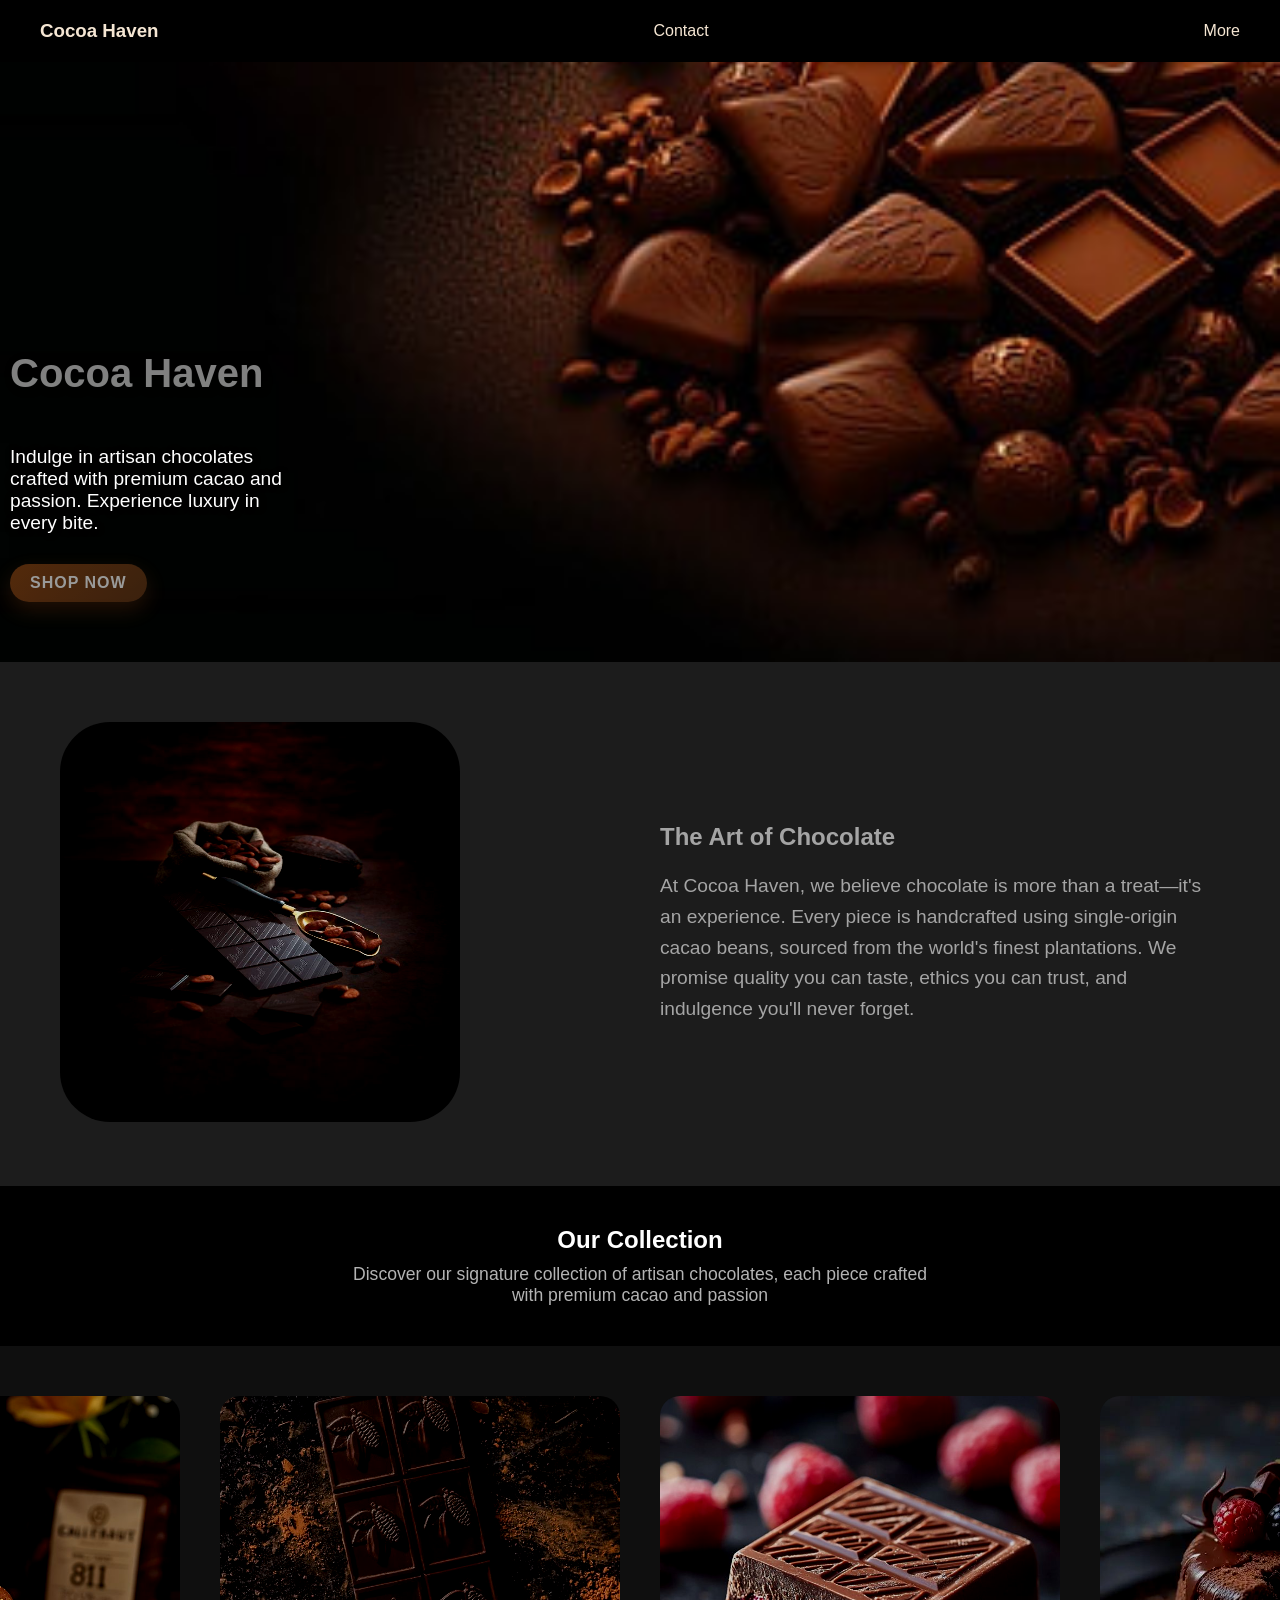
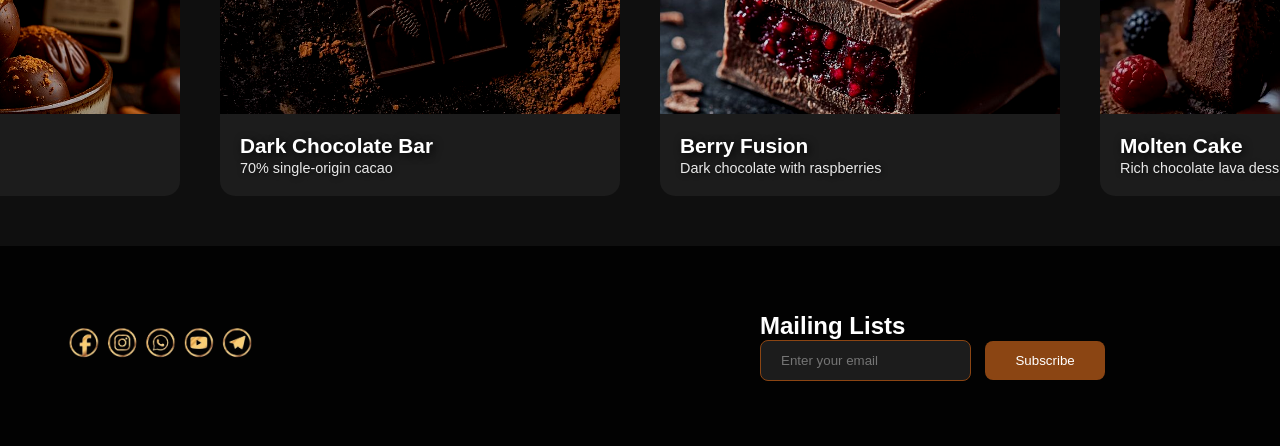
<file: index.html>
<!DOCTYPE html>
<html lang="en">
<head>
    <meta charset="UTF-8">
    <meta name="viewport" content="width=device-width, initial-scale=1.0">
    <title>Chocolate shop</title>
    <link rel="stylesheet" href="Style1.css">
</head>
<body>
      
    <section id="top-side">
        <h3 class="comp-name"> Cocoa Haven</h3>
        <p class="contact"> Contact</p>
        <p class="view"> More</p>

    </section>

    <section id="Hero">
        <h1 class="hero-text"> Cocoa Haven</h1>
        <p class="con-text">Indulge in artisan chocolates crafted 
with premium cacao and passion. 
Experience luxury in every bite.</p>
        <button class="btn" >Shop Now </button>
        

    </section>

    <div id="main-bdy">
        <div class="img1">
          <img src="Assets/replacement.jpg" alt="">
        </div>
        <section class="side-t">
            <h2 class=" side-head">The Art of Chocolate</h2>
              <p class="p-tag">At Cocoa Haven, we believe chocolate is more than a treat—it's an experience. Every piece is handcrafted using single-origin cacao beans, sourced from the world's finest plantations. We promise quality you can taste, ethics you can trust, and indulgence you'll never forget.</p>

              <div class="sec-text">


              </div>
              </section>

        </div>
    </div>

    <section id="third-part">
            <h2 class="th-head">Our Collection</h2>
            <p class="td-para">Discover our signature collection of artisan chocolates, each piece crafted with premium cacao and passion</p>

        

    </section>



    <section id="last-session">
            <div class="last-s">
                <img src="Assets/thirdsession1.jpg" alt="">
                <div class="overlay">
                    <h3>Truffle Collection</h3>
                    <p>Handcrafted chocolate truffles</p>

                </div>

            </div>
            <div class="last-s">
                <img src="Assets/thirdsession2.jpg" alt="">
                <div class="overlay">
                    <h3>Dark Chocolate Bar</h3>
                    <p>70% single-origin cacao
</p>

                </div>

            </div>
            <div class="last-s">
                <img src="Assets/thirdsession3.jpg" alt="">
                <div class="overlay">
                    <h3>Berry Fusion</h3>
                    <p>Dark chocolate with raspberries</p>

                </div>

            </div>
            <div class="last-s">
                <img src="Assets/thirdsession4.jpg" alt="">
                <div class="overlay">
                    <h3>Molten Cake</h3>
                    <p>Rich chocolate lava dessert</p>

                </div>

            </div>
              
        
       
              
       
        
    </section>
    <section id="about-us">
        <div class="socials">
            <img src="Assets/goldsocialstest4.png" alt="">
        </div>
        <div>
            <h2> Mailing Lists</h2>
            <input type="email" placeholder="Enter your email" />
<button>Subscribe</button>

        </div>
    </section>

    
</body>
</html>
</file>
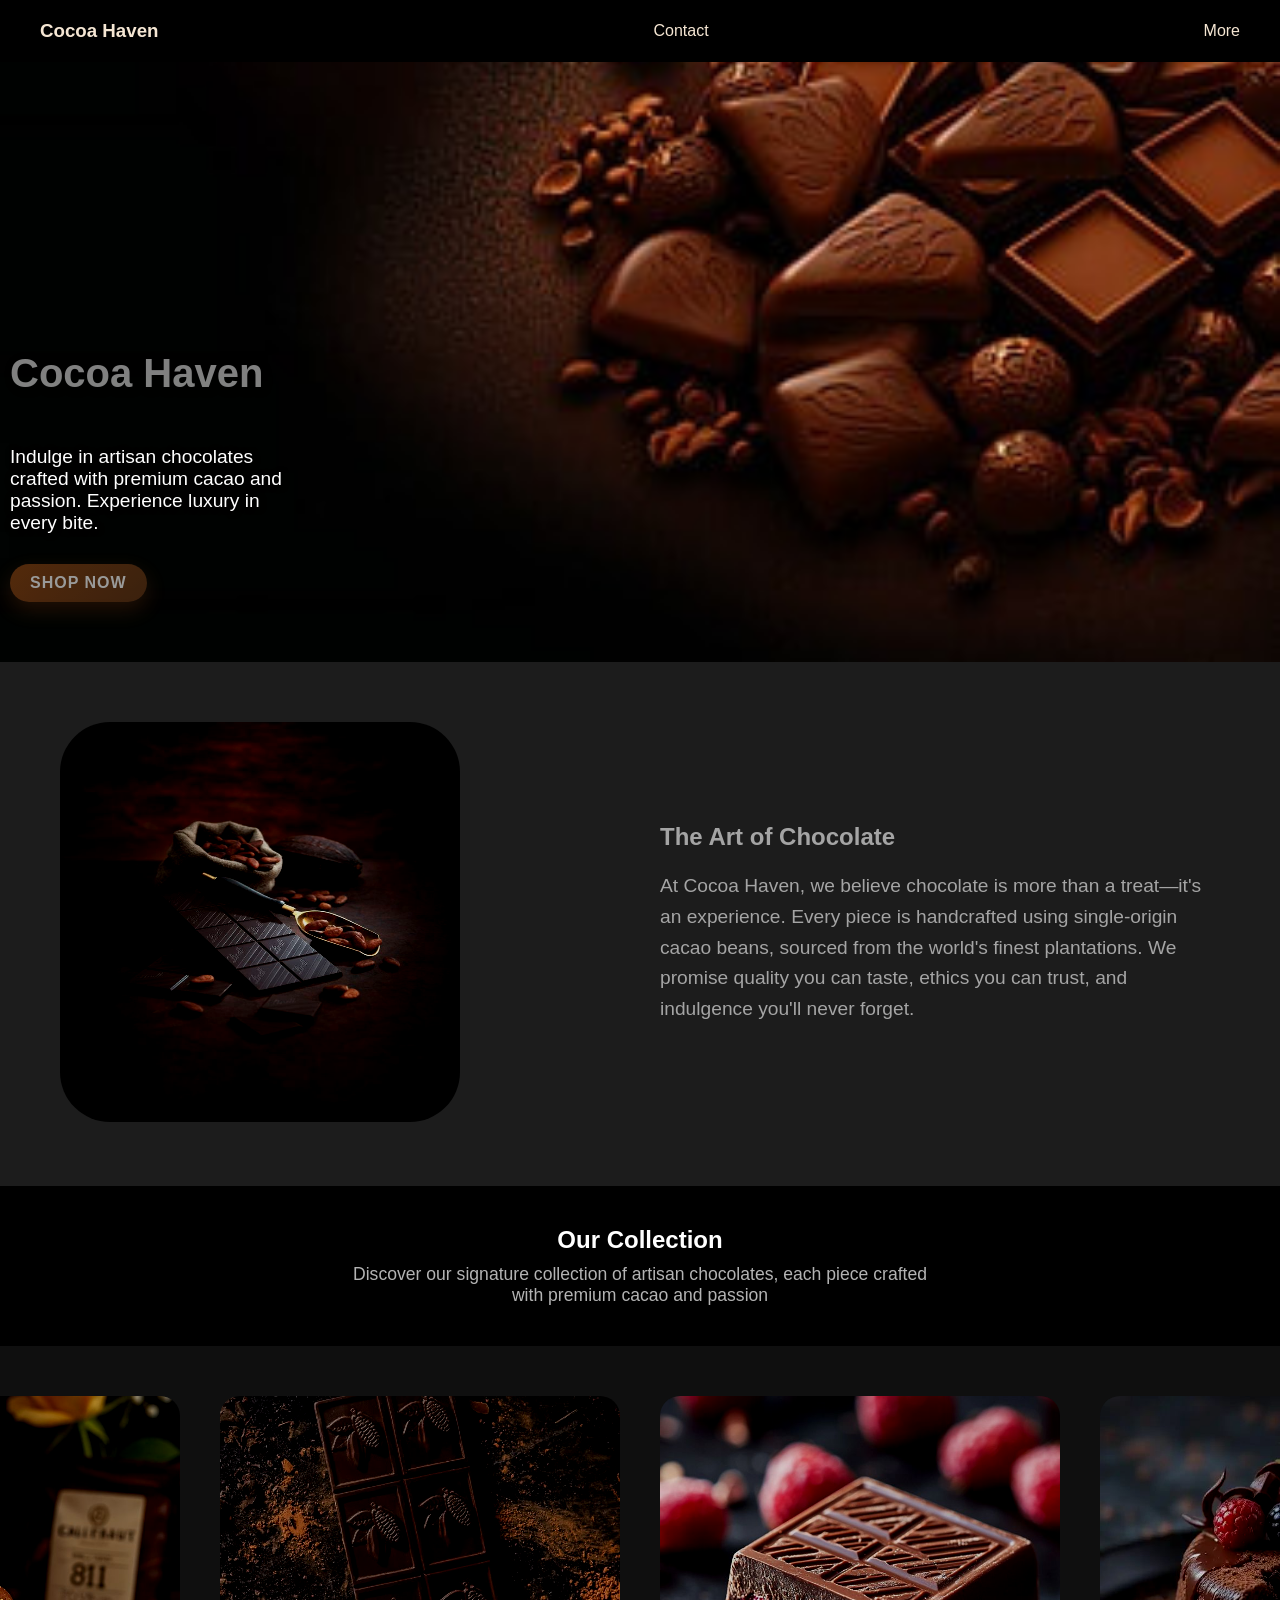
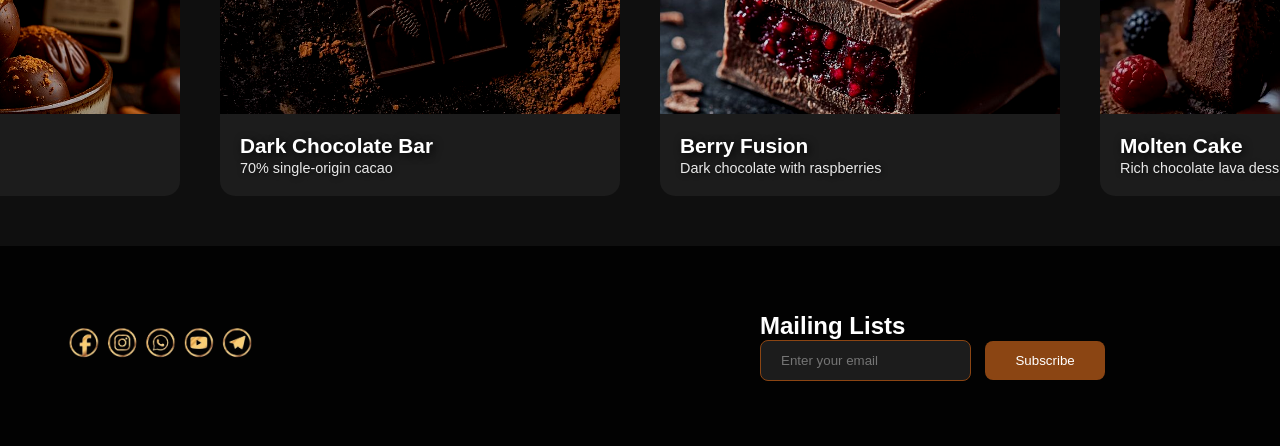
<file: index1.html>
<!DOCTYPE html>
<html lang="en">
<head>
    <meta charset="UTF-8">
    <meta name="viewport" content="width=device-width, initial-scale=1.0">
    <title>Chocolate shop</title>
    <link rel="stylesheet" href="Style1.css">
</head>
<body>
      
    <section id="top-side">
        <h3 class="comp-name"> Cocoa Haven</h3>
        <p class="contact"> Contact</p>
        <p class="view"> More</p>

    </section>

    <section id="Hero">
        <h1 class="hero-text"> Cocoa Haven</h1>
        <p class="con-text">Indulge in artisan chocolates crafted 
with premium cacao and passion. 
Experience luxury in every bite.</p>
        <button class="btn" >Shop Now </button>
        

    </section>

    <div id="main-bdy">
        <div class="img1">
          <img src="Assets/replacement.jpg" alt="">
        </div>
        <section class="side-t">
            <h2 class=" side-head">The Art of Chocolate</h2>
              <p class="p-tag">At Cocoa Haven, we believe chocolate is more than a treat—it's an experience. Every piece is handcrafted using single-origin cacao beans, sourced from the world's finest plantations. We promise quality you can taste, ethics you can trust, and indulgence you'll never forget.</p>

              <div class="sec-text">


              </div>
              </section>

        </div>
    </div>

    <section id="third-part">
            <h2 class="th-head">Our Collection</h2>
            <p class="td-para">Discover our signature collection of artisan chocolates, each piece crafted with premium cacao and passion</p>

        

    </section>



    <section id="last-session">
            <div class="last-s">
                <img src="Assets/thirdsession1.jpg" alt="">
                <div class="overlay">
                    <h3>Truffle Collection</h3>
                    <p>Handcrafted chocolate truffles</p>

                </div>

            </div>
            <div class="last-s">
                <img src="Assets/thirdsession2.jpg" alt="">
                <div class="overlay">
                    <h3>Dark Chocolate Bar</h3>
                    <p>70% single-origin cacao
</p>

                </div>

            </div>
            <div class="last-s">
                <img src="Assets/thirdsession3.jpg" alt="">
                <div class="overlay">
                    <h3>Berry Fusion</h3>
                    <p>Dark chocolate with raspberries</p>

                </div>

            </div>
            <div class="last-s">
                <img src="Assets/thirdsession4.jpg" alt="">
                <div class="overlay">
                    <h3>Molten Cake</h3>
                    <p>Rich chocolate lava dessert</p>

                </div>

            </div>
              
        
       
              
       
        
    </section>
    <section id="about-us">
        <div class="socials">
            <img src="Assets/goldsocialstest4.png" alt="">
        </div>
        <div>
            <h2> Mailing Lists</h2>
            <input type="email" placeholder="Enter your email" />
<button>Subscribe</button>

        </div>
    </section>

    
</body>
</html>
</file>
<file: Style1.css>
*{
    margin: 0;
    padding: 0;
    box-sizing: border-box;
}


 body {
    font-family: 'Segoe UI', Tahoma, Geneva, Verdana, sans-serif;
    background-color: #0a0503; }



#Hero {
    background-image: url(Assets/midnightsearch3.jpg);
    min-height: 600px;
    background-size: cover;
    background-position:center;
    background-repeat: no-repeat;
    display: flex;
    align-items: flex-start;
    justify-content: flex-end;
    color: white;
    flex-direction: column;
    position:relative;
    padding: 10px;
   
    
}

#top-side {
    display: flex;
    justify-content: space-between;
    align-items: center;
    background-color: rgba(0, 0, 0, 0.95); 
    backdrop-filter: blur(10px); 
    color: #f5e6d3; 
    padding: 20px 40px;
    box-shadow: 0 2px 20px rgba(0, 0, 0, 0.5);
}

.hero-text {
    font-size: 2.5rem;
    text-align: left;
    margin-top: 100px;
    opacity: 50%;
    white-space: nowrap;
    text-shadow: 2px 2px 8px rgba(0, 0, 0, 0.8);
    


}

.con-text {
    font-size: 1.2rem;
    text-align: left;
    max-width: 300px;
    text-shadow: 1px 1px 6px rgba(0, 0, 0, 0.7);
    margin-top: 50px;
}

.btn {
    background: linear-gradient(135deg, #8B4513, #613616);
    opacity: 60%;
    color: white;
    font-size: 1rem;
    font-weight: bold;
    padding: 10px 20px;
    border: none;
    border-radius: 50px;
    cursor: pointer;
    box-shadow: 0 8px 20px rgba(139, 69, 19, 0.4);
    transition: all 0.3s ease;
    text-transform: uppercase;
    letter-spacing: 1px;
    margin-top: 30px;
    margin-bottom: 50px;
}

.btn:hover {
    transform: translateY(-3px) scale(1.05);
    box-shadow: 0 12px 30px rgba(97, 50, 16, 0.6);
}


#main-bdy {
    min-height:200px;
    background-color:#1c1c1c;
    padding: 60px;
    display: flex;
    align-items: center; 
    justify-content: space-between;
    
} 

.img1 img {
    width: 400px;
    height: 400px;
    border: none;
    border-radius: 50px;
    filter: brightness(0.8) contrast(1.2);
}

.side-t {
    color: white;
    margin-left: 200px;
    opacity: 60%;

}

.p-tag {
    font-size: 1.2rem;
    line-height: 1.6;
    margin-top: 20px;
}


#third-part {
    min-height: 150px;
    background-color: black;
    padding: 40px;
    text-align: center;
    color: white;
    
}

.td-para {
    font-size: 1.1rem;
    margin-top: 10px;
    opacity: 70%;
    max-height: 20%;
    padding-left: 300px;
    padding-right: 300px;
}
#last-session {
    min-height: 500px;
    background-color: #0f0f0f;
    display: flex;
    align-items: center;
    flex-direction: row;
    gap: 40px;
    justify-content: center;
    padding: 40px;
    flex-direction: row;
    overflow-x: auto;

   
}
.last-s{ 
    position: relative;
    width: 400px;
    min-width: 400px;
    height: 400px;
    transition: transform 0.3s ease;
    cursor: pointer;
    flex-shrink: 0;

}

.last-s:hover {
    transform: translateY(-10px); 
}

.last-s img{


    width: 100%;
    height: 100%;
    object-fit: cover;
    border-radius: 20px;
    cursor: pointer;
    filter: brightness(0.8) contrast(1.2);
    transition: transform 0.3s ease;
    box-shadow: #1c1c1c;
}


   
.last-s img:hover {
    transform: translateY(-10px);
 

}
.overlay {
    position: absolute;
    bottom: 0;
    left: 0;
    right: 0;
    background-color:#1c1c1c;
    color: white;
    padding: 20px;
    border-radius: 0 0 15px 15px; 
    width: 100%; 
    box-sizing: border-box;
   
}

.overlay h3 {
    font-size: 1.3rem;
    margin-bottom: 2px;
    text-shadow: 2px 2px 8px rgba(0, 0, 0, 0.9);
    word-wrap: break-word
}

.overlay p {
    font-size: 0.9rem;
    opacity: 0.9;
    text-shadow: 1px 1px 6px rgba(0, 0, 0, 0.9);
    
}

#about-us {
    min-height: 200px;
    background-color: rgb(2, 2, 2);
    display: flex;
    color: white;    
    padding: 60px;
    align-items: center;
   gap: 500px;
   
}
.socials img {
    justify-content: center;
    max-width: 200px;
    max-height: 200px;
}


input {
  padding: 12px 20px;
  border-radius: 8px;
  border: 1px solid #8B4513;
  background: rgba(255,255,255,0.1);
  color: white;
  margin-right: 10px;
}

button {
  padding: 12px 30px;
  background: #8B4513;
  color: white;
  border: none;
  border-radius: 8px;
  cursor: pointer;
}



/*RESPONSIVE MEDIA QUERIES */

@media (max-width: 768px) {
    
    #top-side {
        padding: 15px 20px;
        font-size: 0.9rem;
    }
    
    .comp-name {
        font-size: 1.2rem;
    }
    
    #Hero {
        min-height: 400px;
        padding: 20px;
    }
    
    .hero-text {
        font-size: 2rem;
        margin-top: 50px;
    }
    
    .con-text {
        font-size: 1rem;
        max-width: 100%;
    }
    
    .btn {
        font-size: 0.9rem;
        padding: 8px 18px;
    }
    
    #main-bdy {
        flex-direction: column;
        padding: 40px 20px;
        gap: 30px;
    }
    
    .img1 img {
        width: 100%;
        max-width: 350px;
        height: auto;
    }
    
    .side-t {
        margin-left: 0;
        text-align: center;
    }
    
    .p-tag {
        font-size: 1rem;
    }
    
    #third-part {
        padding: 30px 20px;
    }
    
    .td-para {
        padding-left: 20px;
        padding-right: 20px;
        font-size: 1rem;
    }
    


     #last-session {
        flex-direction: row;
        gap: 30px;
        justify-content: flex-start;
        padding: 30px 20px;
        overflow-x: auto;
    }
    
    .last-s {
        min-width: 300px;
        width: 300px;
        height: 350px;
        flex-shrink: 0;
    }
    
    #about-us {
        flex-direction: column;
        gap: 40px;
        padding: 40px 20px;
        text-align: center;
    }
    
    .socials img {
        max-width: 150px;
        max-height: 150px;
    }
    
    input {
        width: 100%;
        max-width: 300px;
        margin-bottom: 10px;
        margin-right: 0;
    }
    
    button {
        width: 100%;
        max-width: 300px;
    }
}

@media (max-width: 480px) {
    
    #top-side {
        padding: 12px 15px;
        flex-wrap: wrap;
    }
    
    .comp-name {
        font-size: 1rem;
    }
    
    #Hero {
        min-height: 350px;
        padding: 15px;
    }
    
    .hero-text {
        font-size: 1.8rem;
        white-space: normal;
    }
    
    .con-text {
        font-size: 0.95rem;
        margin-top: 30px;
    }
    
    .btn {
        font-size: 0.85rem;
        padding: 8px 16px;
        margin-top: 20px;
        margin-bottom: 30px;
    }
    
    #main-bdy {
        padding: 30px 15px;
    }
    
    .img1 img {
        width: 100%;
        max-width: 300px;
        height: auto;
        border-radius: 30px;
    }
    
    .side-head {
        font-size: 1.5rem;
    }
    
    .p-tag {
        font-size: 0.95rem;
        line-height: 1.5;
    }
    
    .th-head {
        font-size: 1.8rem;
    }
    
    .td-para {
        padding-left: 15px;
        padding-right: 15px;
        font-size: 0.95rem;
    }
    

     #last-session {
        padding: 20px 15px;
        gap: 20px;
        overflow-x: auto;
    }
    
    .last-s {
        min-width: 280px;
        width: 280px;
        height: 320px;
        flex-shrink: 0;
    }
 
    .overlay h3 {
        font-size: 1.1rem;
    }
    
    .overlay p {
        font-size: 0.85rem;
    }
    
    #about-us {
        padding: 30px 15px;
        gap: 30px;
    }
    
    .socials img {
        max-width: 120px;
        max-height: 120px;
    }
    
    input, button {
        max-width: 100%;
    }
}
</file>
